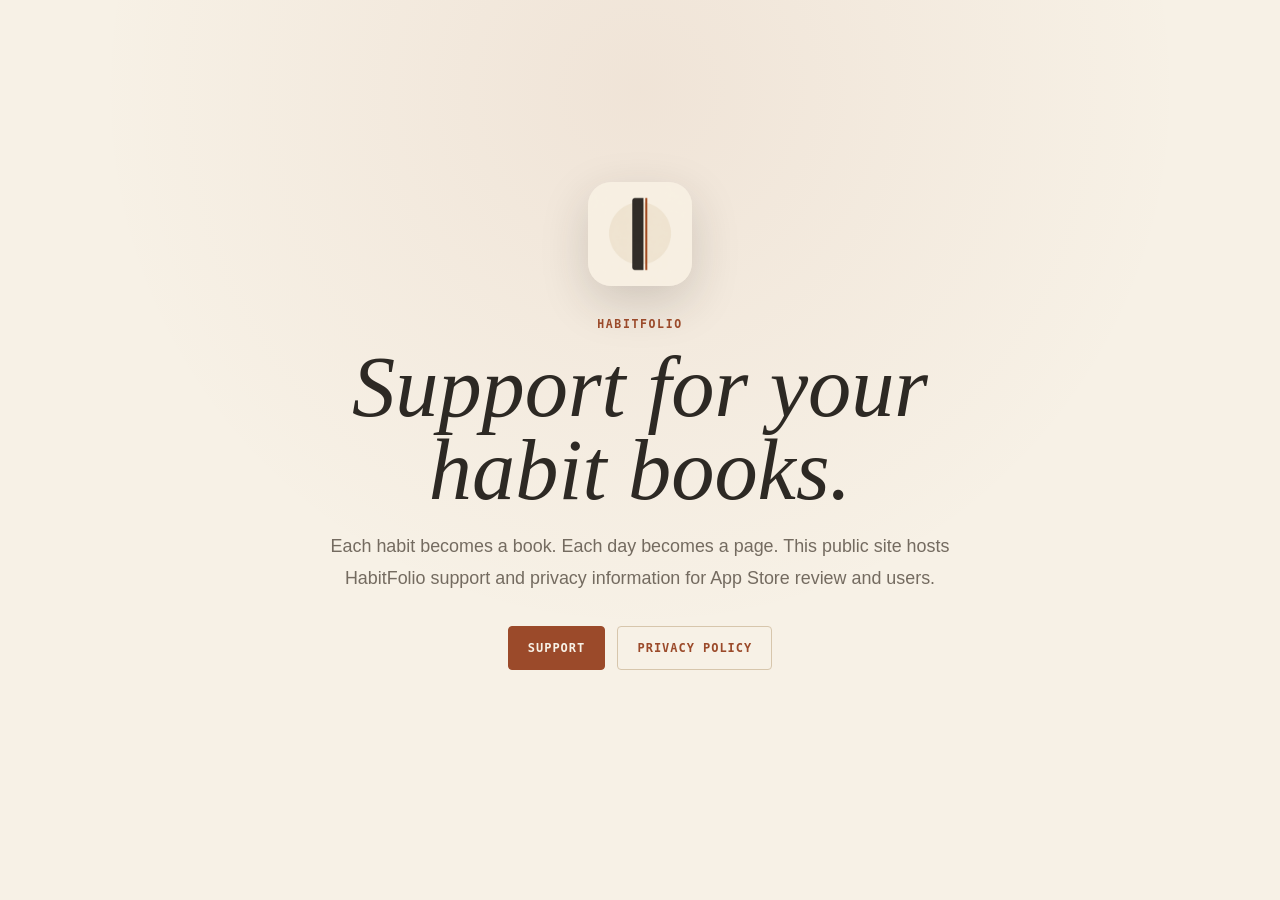
<file: index.html>
<!doctype html>
<html lang="en">
<head>
  <meta charset="utf-8">
  <meta name="viewport" content="width=device-width, initial-scale=1">
  <title>HabitFolio Support</title>
  <meta name="description" content="HabitFolio support and privacy information.">
  <link rel="stylesheet" href="./assets/styles.css">
</head>
<body>
  <main class="page home">
    <header class="hero">
      <img class="app-icon" src="./assets/app-icon.png" alt="HabitFolio app icon">
      <p class="caps">HabitFolio</p>
      <h1>Support for your habit books.</h1>
      <p class="lede">Each habit becomes a book. Each day becomes a page. This public site hosts HabitFolio support and privacy information for App Store review and users.</p>
      <nav class="actions" aria-label="Primary">
        <a class="button primary" href="./support/">Support</a>
        <a class="button" href="./privacy/">Privacy Policy</a>
      </nav>
    </header>
  </main>
</body>
</html>
</file>
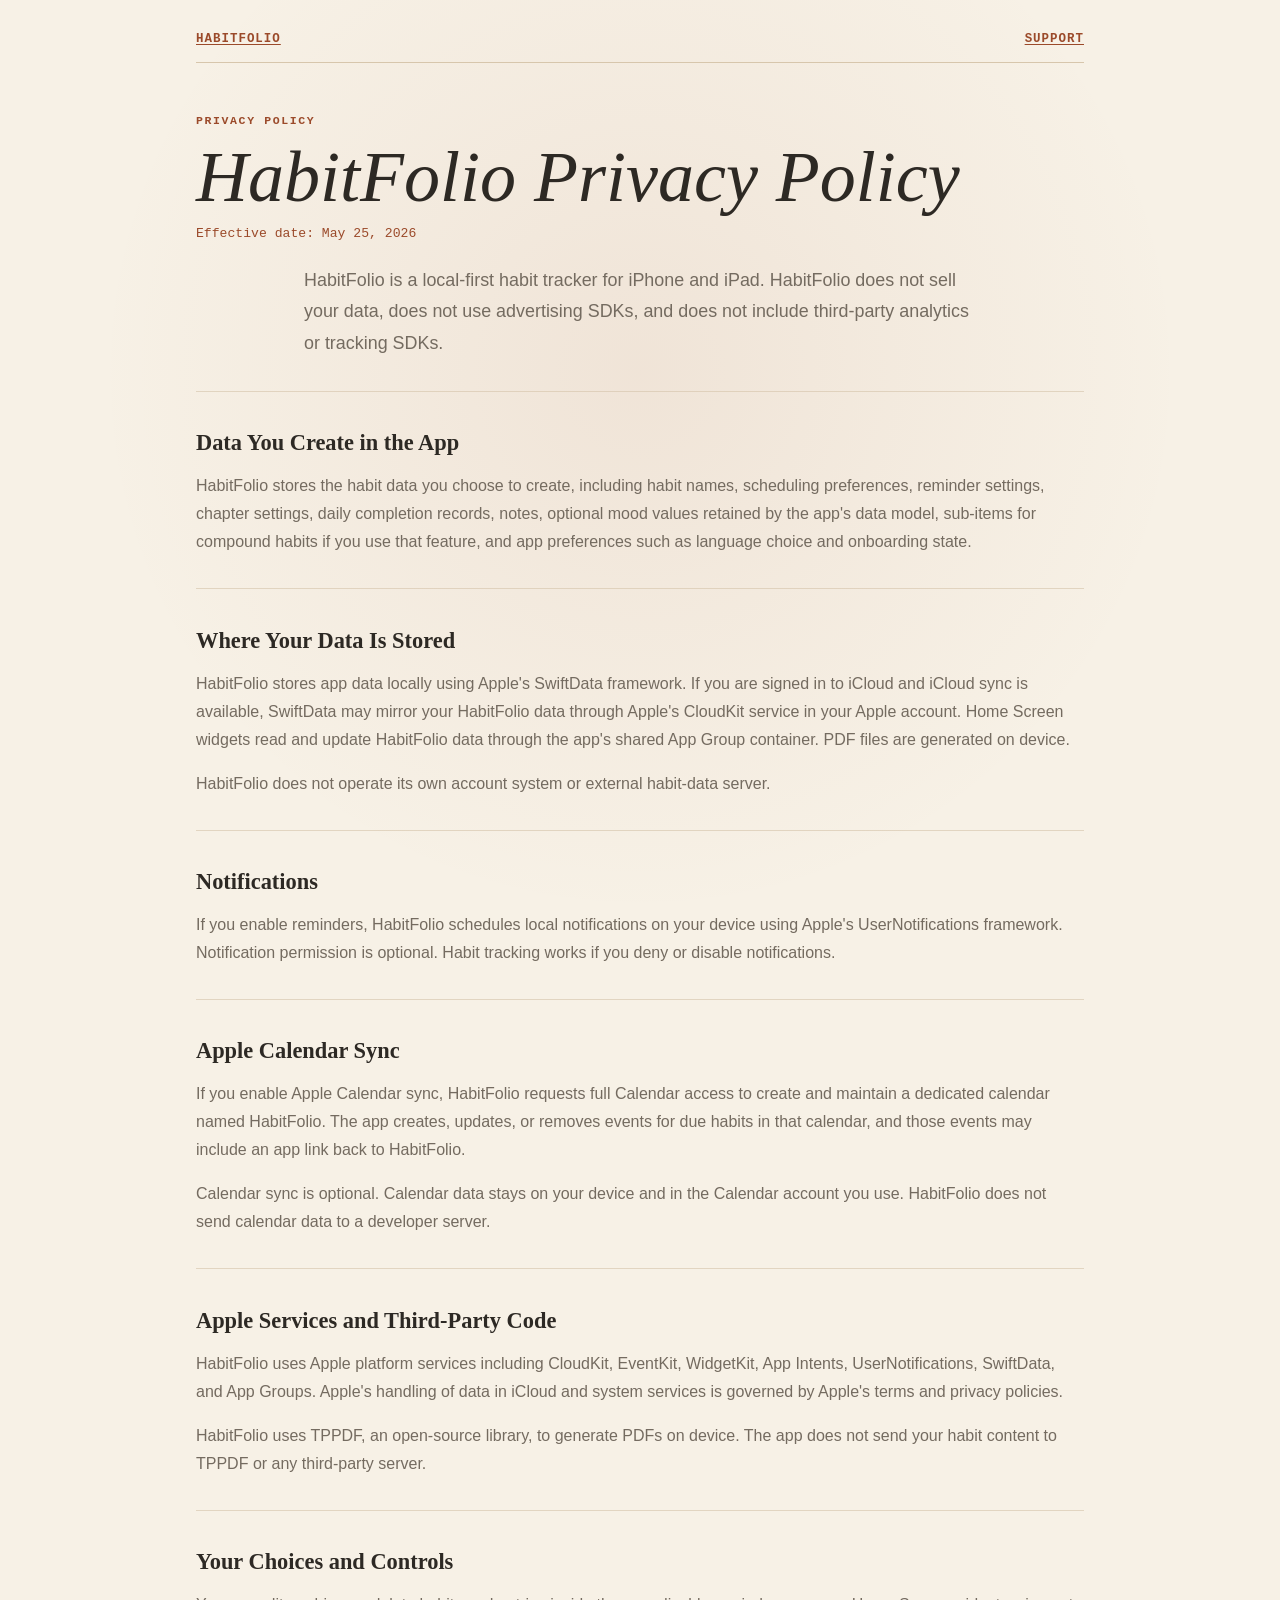
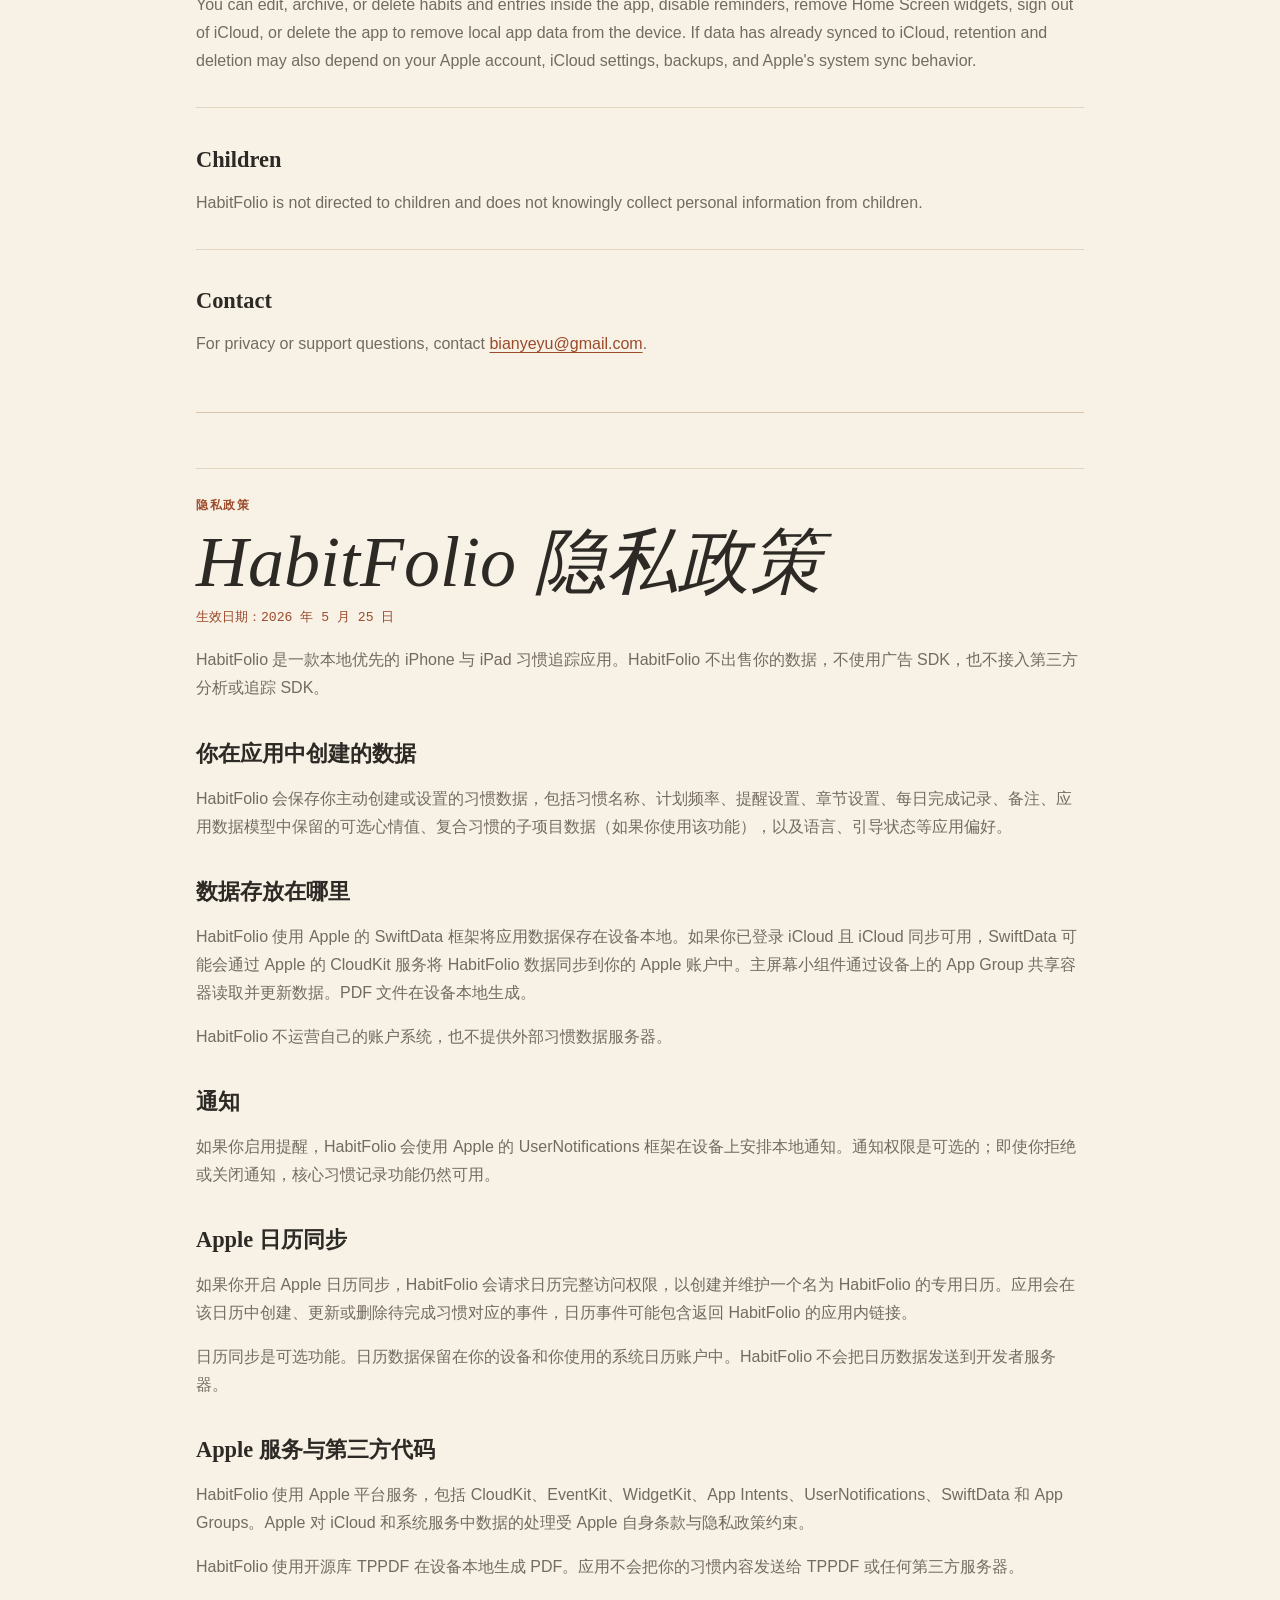
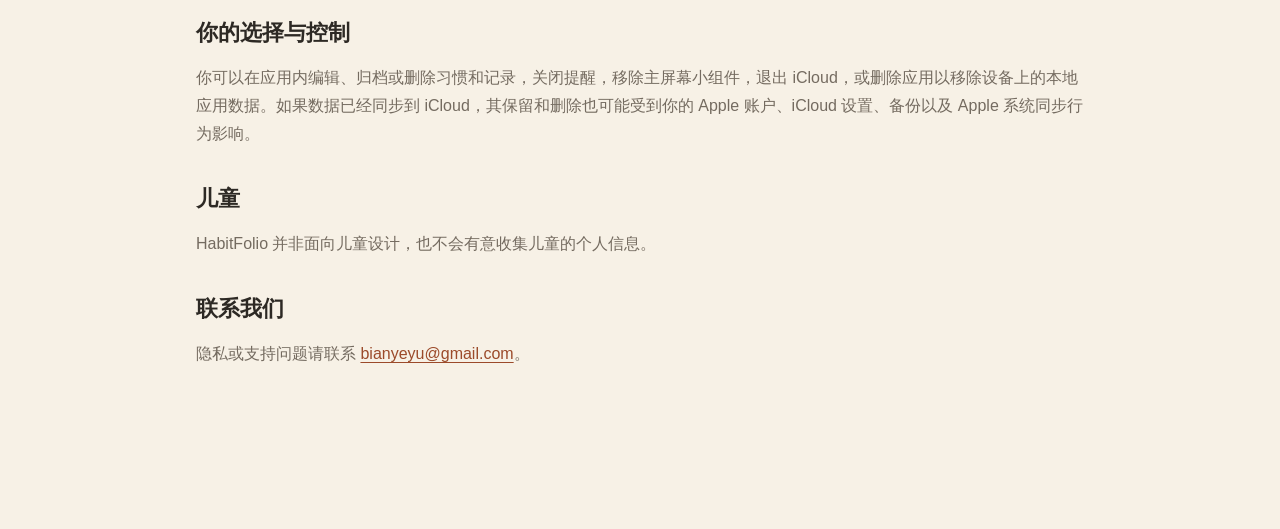
<file: privacy/index.html>
<!doctype html>
<html lang="en">
<head>
  <meta charset="utf-8">
  <meta name="viewport" content="width=device-width, initial-scale=1">
  <title>HabitFolio Privacy Policy</title>
  <meta name="description" content="HabitFolio privacy policy.">
  <link rel="stylesheet" href="../assets/styles.css">
</head>
<body>
  <main class="page document">
    <nav class="topnav" aria-label="Site">
      <a href="../">HabitFolio</a>
      <a href="../support/">Support</a>
    </nav>

    <article>
      <p class="caps">Privacy Policy</p>
      <h1>HabitFolio Privacy Policy</h1>
      <p class="date">Effective date: May 25, 2026</p>
      <p class="lede">HabitFolio is a local-first habit tracker for iPhone and iPad. HabitFolio does not sell your data, does not use advertising SDKs, and does not include third-party analytics or tracking SDKs.</p>

      <section>
        <h2>Data You Create in the App</h2>
        <p>HabitFolio stores the habit data you choose to create, including habit names, scheduling preferences, reminder settings, chapter settings, daily completion records, notes, optional mood values retained by the app's data model, sub-items for compound habits if you use that feature, and app preferences such as language choice and onboarding state.</p>
      </section>

      <section>
        <h2>Where Your Data Is Stored</h2>
        <p>HabitFolio stores app data locally using Apple's SwiftData framework. If you are signed in to iCloud and iCloud sync is available, SwiftData may mirror your HabitFolio data through Apple's CloudKit service in your Apple account. Home Screen widgets read and update HabitFolio data through the app's shared App Group container. PDF files are generated on device.</p>
        <p>HabitFolio does not operate its own account system or external habit-data server.</p>
      </section>

      <section>
        <h2>Notifications</h2>
        <p>If you enable reminders, HabitFolio schedules local notifications on your device using Apple's UserNotifications framework. Notification permission is optional. Habit tracking works if you deny or disable notifications.</p>
      </section>

      <section>
        <h2>Apple Calendar Sync</h2>
        <p>If you enable Apple Calendar sync, HabitFolio requests full Calendar access to create and maintain a dedicated calendar named HabitFolio. The app creates, updates, or removes events for due habits in that calendar, and those events may include an app link back to HabitFolio.</p>
        <p>Calendar sync is optional. Calendar data stays on your device and in the Calendar account you use. HabitFolio does not send calendar data to a developer server.</p>
      </section>

      <section>
        <h2>Apple Services and Third-Party Code</h2>
        <p>HabitFolio uses Apple platform services including CloudKit, EventKit, WidgetKit, App Intents, UserNotifications, SwiftData, and App Groups. Apple's handling of data in iCloud and system services is governed by Apple's terms and privacy policies.</p>
        <p>HabitFolio uses TPPDF, an open-source library, to generate PDFs on device. The app does not send your habit content to TPPDF or any third-party server.</p>
      </section>

      <section>
        <h2>Your Choices and Controls</h2>
        <p>You can edit, archive, or delete habits and entries inside the app, disable reminders, remove Home Screen widgets, sign out of iCloud, or delete the app to remove local app data from the device. If data has already synced to iCloud, retention and deletion may also depend on your Apple account, iCloud settings, backups, and Apple's system sync behavior.</p>
      </section>

      <section>
        <h2>Children</h2>
        <p>HabitFolio is not directed to children and does not knowingly collect personal information from children.</p>
      </section>

      <section>
        <h2>Contact</h2>
        <p>For privacy or support questions, contact <a href="mailto:bianyeyu@gmail.com">bianyeyu@gmail.com</a>.</p>
      </section>

      <hr>

      <section lang="zh-Hans">
        <p class="caps">隐私政策</p>
        <h1>HabitFolio 隐私政策</h1>
        <p class="date">生效日期：2026 年 5 月 25 日</p>
        <p>HabitFolio 是一款本地优先的 iPhone 与 iPad 习惯追踪应用。HabitFolio 不出售你的数据，不使用广告 SDK，也不接入第三方分析或追踪 SDK。</p>

        <h2>你在应用中创建的数据</h2>
        <p>HabitFolio 会保存你主动创建或设置的习惯数据，包括习惯名称、计划频率、提醒设置、章节设置、每日完成记录、备注、应用数据模型中保留的可选心情值、复合习惯的子项目数据（如果你使用该功能），以及语言、引导状态等应用偏好。</p>

        <h2>数据存放在哪里</h2>
        <p>HabitFolio 使用 Apple 的 SwiftData 框架将应用数据保存在设备本地。如果你已登录 iCloud 且 iCloud 同步可用，SwiftData 可能会通过 Apple 的 CloudKit 服务将 HabitFolio 数据同步到你的 Apple 账户中。主屏幕小组件通过设备上的 App Group 共享容器读取并更新数据。PDF 文件在设备本地生成。</p>
        <p>HabitFolio 不运营自己的账户系统，也不提供外部习惯数据服务器。</p>

        <h2>通知</h2>
        <p>如果你启用提醒，HabitFolio 会使用 Apple 的 UserNotifications 框架在设备上安排本地通知。通知权限是可选的；即使你拒绝或关闭通知，核心习惯记录功能仍然可用。</p>

        <h2>Apple 日历同步</h2>
        <p>如果你开启 Apple 日历同步，HabitFolio 会请求日历完整访问权限，以创建并维护一个名为 HabitFolio 的专用日历。应用会在该日历中创建、更新或删除待完成习惯对应的事件，日历事件可能包含返回 HabitFolio 的应用内链接。</p>
        <p>日历同步是可选功能。日历数据保留在你的设备和你使用的系统日历账户中。HabitFolio 不会把日历数据发送到开发者服务器。</p>

        <h2>Apple 服务与第三方代码</h2>
        <p>HabitFolio 使用 Apple 平台服务，包括 CloudKit、EventKit、WidgetKit、App Intents、UserNotifications、SwiftData 和 App Groups。Apple 对 iCloud 和系统服务中数据的处理受 Apple 自身条款与隐私政策约束。</p>
        <p>HabitFolio 使用开源库 TPPDF 在设备本地生成 PDF。应用不会把你的习惯内容发送给 TPPDF 或任何第三方服务器。</p>

        <h2>你的选择与控制</h2>
        <p>你可以在应用内编辑、归档或删除习惯和记录，关闭提醒，移除主屏幕小组件，退出 iCloud，或删除应用以移除设备上的本地应用数据。如果数据已经同步到 iCloud，其保留和删除也可能受到你的 Apple 账户、iCloud 设置、备份以及 Apple 系统同步行为影响。</p>

        <h2>儿童</h2>
        <p>HabitFolio 并非面向儿童设计，也不会有意收集儿童的个人信息。</p>

        <h2>联系我们</h2>
        <p>隐私或支持问题请联系 <a href="mailto:bianyeyu@gmail.com">bianyeyu@gmail.com</a>。</p>
      </section>
    </article>
  </main>
</body>
</html>
</file>
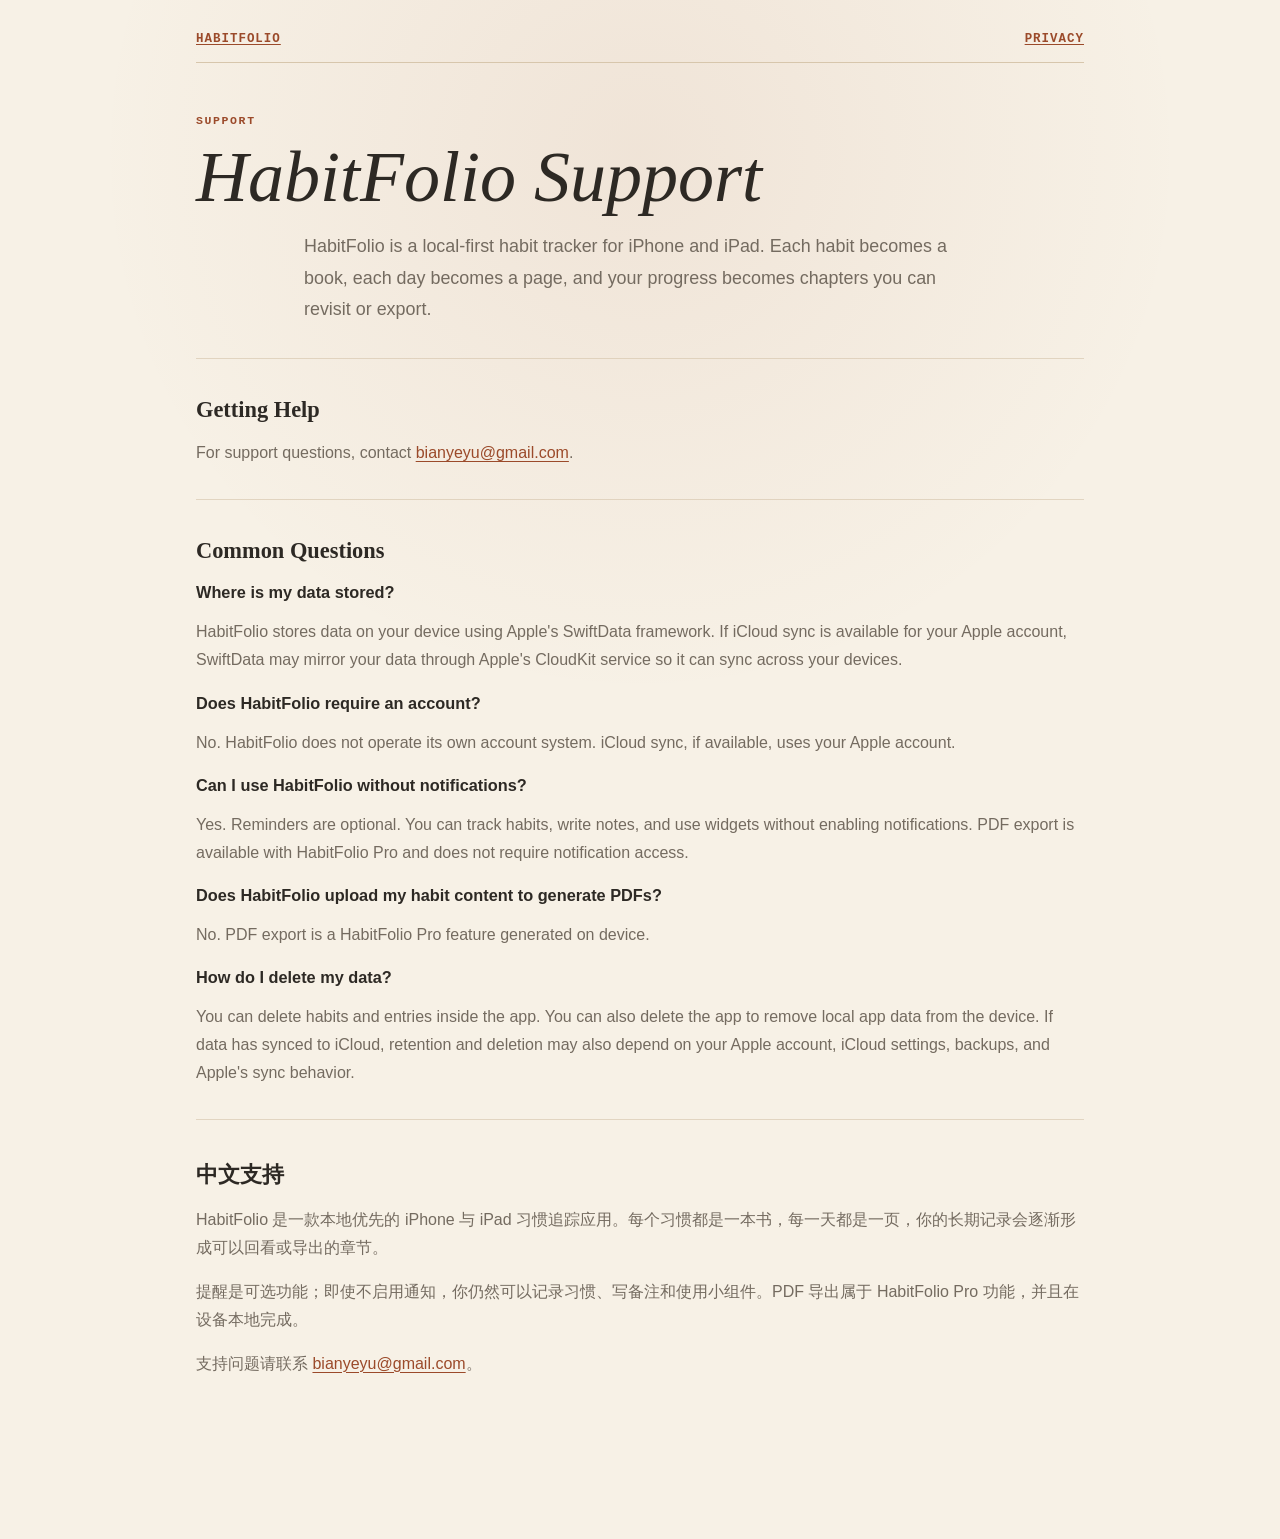
<file: support/index.html>
<!doctype html>
<html lang="en">
<head>
  <meta charset="utf-8">
  <meta name="viewport" content="width=device-width, initial-scale=1">
  <title>HabitFolio Support</title>
  <meta name="description" content="Get help with HabitFolio for iPhone and iPad.">
  <link rel="stylesheet" href="../assets/styles.css">
</head>
<body>
  <main class="page document">
    <nav class="topnav" aria-label="Site">
      <a href="../">HabitFolio</a>
      <a href="../privacy/">Privacy</a>
    </nav>

    <article>
      <p class="caps">Support</p>
      <h1>HabitFolio Support</h1>
      <p class="lede">HabitFolio is a local-first habit tracker for iPhone and iPad. Each habit becomes a book, each day becomes a page, and your progress becomes chapters you can revisit or export.</p>

      <section>
        <h2>Getting Help</h2>
        <p>For support questions, contact <a href="mailto:bianyeyu@gmail.com">bianyeyu@gmail.com</a>.</p>
      </section>

      <section>
        <h2>Common Questions</h2>
        <h3>Where is my data stored?</h3>
        <p>HabitFolio stores data on your device using Apple's SwiftData framework. If iCloud sync is available for your Apple account, SwiftData may mirror your data through Apple's CloudKit service so it can sync across your devices.</p>

        <h3>Does HabitFolio require an account?</h3>
        <p>No. HabitFolio does not operate its own account system. iCloud sync, if available, uses your Apple account.</p>

        <h3>Can I use HabitFolio without notifications?</h3>
        <p>Yes. Reminders are optional. You can track habits, write notes, and use widgets without enabling notifications. PDF export is available with HabitFolio Pro and does not require notification access.</p>

        <h3>Does HabitFolio upload my habit content to generate PDFs?</h3>
        <p>No. PDF export is a HabitFolio Pro feature generated on device.</p>

        <h3>How do I delete my data?</h3>
        <p>You can delete habits and entries inside the app. You can also delete the app to remove local app data from the device. If data has synced to iCloud, retention and deletion may also depend on your Apple account, iCloud settings, backups, and Apple's sync behavior.</p>
      </section>

      <section lang="zh-Hans">
        <h2>中文支持</h2>
        <p>HabitFolio 是一款本地优先的 iPhone 与 iPad 习惯追踪应用。每个习惯都是一本书，每一天都是一页，你的长期记录会逐渐形成可以回看或导出的章节。</p>
        <p>提醒是可选功能；即使不启用通知，你仍然可以记录习惯、写备注和使用小组件。PDF 导出属于 HabitFolio Pro 功能，并且在设备本地完成。</p>
        <p>支持问题请联系 <a href="mailto:bianyeyu@gmail.com">bianyeyu@gmail.com</a>。</p>
      </section>
    </article>
  </main>
</body>
</html>
</file>
<file: assets/styles.css>
:root {
  color-scheme: light;
  --paper: #f7f1e6;
  --paper-2: #efe4d2;
  --ink: #2d2924;
  --muted: #746b60;
  --rule: #d7c6ac;
  --accent: #9b4a2a;
  --accent-soft: #ead1bd;
  font-family: ui-serif, Georgia, "Times New Roman", serif;
}

* {
  box-sizing: border-box;
}

body {
  margin: 0;
  min-height: 100vh;
  color: var(--ink);
  background:
    radial-gradient(circle at 50% 10%, rgba(155, 74, 42, 0.08), transparent 34rem),
    var(--paper);
}

a {
  color: var(--accent);
  text-decoration-thickness: 0.08em;
  text-underline-offset: 0.18em;
}

.page {
  width: min(100%, 58rem);
  margin: 0 auto;
  padding: 2rem 1.25rem 5rem;
}

.home {
  display: grid;
  min-height: 100vh;
  place-items: center;
}

.hero {
  max-width: 42rem;
  text-align: center;
}

.app-icon {
  width: 6.5rem;
  height: 6.5rem;
  border-radius: 1.45rem;
  box-shadow: 0 1rem 3rem rgba(45, 41, 36, 0.18);
}

.caps {
  margin: 1.5rem 0 0.75rem;
  font-family: ui-monospace, "SF Mono", Menlo, Consolas, monospace;
  font-size: 0.72rem;
  font-weight: 700;
  letter-spacing: 0.14em;
  text-transform: uppercase;
  color: var(--accent);
}

h1,
h2,
h3,
p {
  overflow-wrap: anywhere;
}

h1 {
  margin: 0;
  font-size: clamp(2.6rem, 8vw, 5.4rem);
  font-style: italic;
  font-weight: 500;
  line-height: 0.96;
}

.document h1 {
  font-size: clamp(2.2rem, 7vw, 4.5rem);
}

h2 {
  margin: 2.2rem 0 0.6rem;
  font-size: 1.4rem;
  font-weight: 650;
}

h3 {
  margin: 1.2rem 0 0.35rem;
  font-size: 1.02rem;
  font-family: ui-sans-serif, -apple-system, BlinkMacSystemFont, "Segoe UI", sans-serif;
}

p,
li {
  font-family: ui-sans-serif, -apple-system, BlinkMacSystemFont, "Segoe UI", sans-serif;
  font-size: 1rem;
  line-height: 1.75;
  color: var(--muted);
}

.lede {
  max-width: 42rem;
  margin: 1.2rem auto 0;
  font-size: 1.12rem;
}

.date {
  margin-top: 0.65rem;
  font-family: ui-monospace, "SF Mono", Menlo, Consolas, monospace;
  font-size: 0.82rem;
  color: var(--accent);
}

.actions {
  display: flex;
  flex-wrap: wrap;
  justify-content: center;
  gap: 0.75rem;
  margin-top: 2rem;
}

.button {
  display: inline-flex;
  min-height: 2.75rem;
  align-items: center;
  justify-content: center;
  border: 1px solid var(--rule);
  border-radius: 0.25rem;
  padding: 0 1.2rem;
  font-family: ui-monospace, "SF Mono", Menlo, Consolas, monospace;
  font-size: 0.75rem;
  font-weight: 700;
  letter-spacing: 0.08em;
  text-decoration: none;
  text-transform: uppercase;
}

.button.primary {
  border-color: var(--accent);
  color: var(--paper);
  background: var(--accent);
}

.topnav {
  display: flex;
  justify-content: space-between;
  gap: 1rem;
  margin-bottom: 3rem;
  border-bottom: 1px solid var(--rule);
  padding-bottom: 1rem;
  font-family: ui-monospace, "SF Mono", Menlo, Consolas, monospace;
  font-size: 0.78rem;
  font-weight: 700;
  letter-spacing: 0.08em;
  text-transform: uppercase;
}

article {
  padding-bottom: 4rem;
}

section {
  border-top: 1px solid rgba(215, 198, 172, 0.64);
  margin-top: 2rem;
  padding-top: 0.2rem;
}

hr {
  border: 0;
  border-top: 1px solid var(--rule);
  margin: 3.4rem 0;
}

@media (max-width: 520px) {
  .page {
    padding-inline: 1rem;
  }

  .actions {
    align-items: stretch;
    flex-direction: column;
  }

  .button {
    width: 100%;
  }
}
</file>
